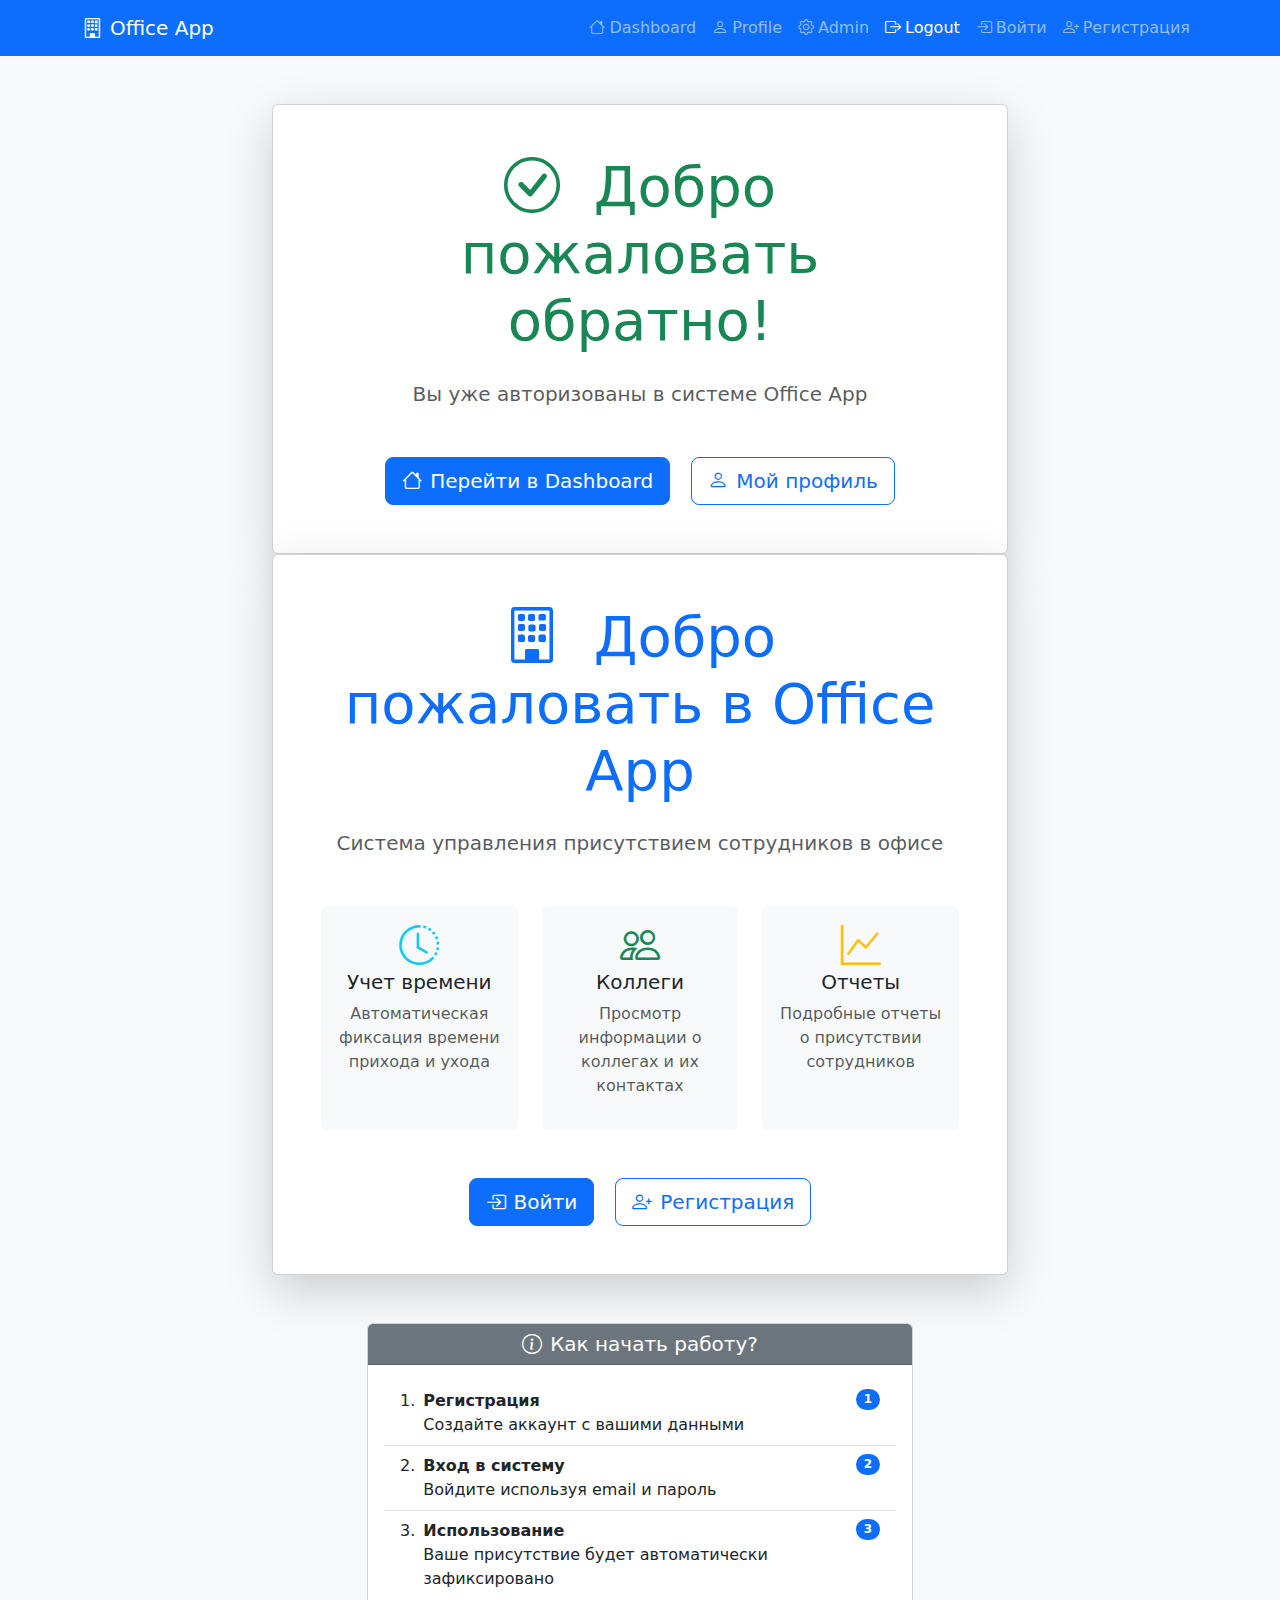
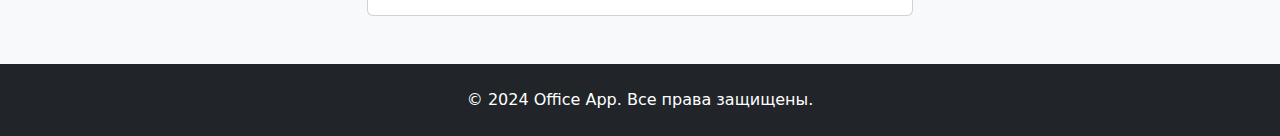
<file: src/main/resources/templates/index.html>
<!DOCTYPE html>
<html xmlns:th="http://www.thymeleaf.org" xmlns:sec="http://www.thymeleaf.org/extras/spring-security">
    <head>
        <meta charset="UTF-8" />
        <meta name="viewport" content="width=device-width, initial-scale=1.0" />
        <title>Office App - Главная</title>
        <link href="https://cdn.jsdelivr.net/npm/bootstrap@5.1.3/dist/css/bootstrap.min.css" rel="stylesheet" />
        <link rel="stylesheet" href="https://cdn.jsdelivr.net/npm/bootstrap-icons@1.8.0/font/bootstrap-icons.css" />
        <link th:href="@{/css/styles.css}" rel="stylesheet" />
    </head>
    <body class="bg-light">
        <nav class="navbar navbar-expand-lg navbar-dark bg-primary">
            <div class="container">
                <a class="navbar-brand" th:href="@{/}"> <i class="bi bi-building me-2"></i>Office App </a>
                <button class="navbar-toggler" type="button" data-bs-toggle="collapse" data-bs-target="#navbarNav">
                    <span class="navbar-toggler-icon"></span>
                </button>
                <div class="collapse navbar-collapse" id="navbarNav">
                    <ul class="navbar-nav ms-auto">
                        <!-- Показываем для авторизованных пользователей -->
                        <li class="nav-item" sec:authorize="isAuthenticated()">
                            <a class="nav-link" th:href="@{/dashboard}"> <i class="bi bi-house me-1"></i>Dashboard </a>
                        </li>
                        <li class="nav-item" sec:authorize="isAuthenticated()">
                            <a class="nav-link" th:href="@{/profile}"> <i class="bi bi-person me-1"></i>Profile </a>
                        </li>
                        <li class="nav-item" sec:authorize="hasRole('ADMIN')">
                            <a class="nav-link" th:href="@{/admin}"> <i class="bi bi-gear me-1"></i>Admin </a>
                        </li>
                        <li class="nav-item" sec:authorize="isAuthenticated()">
                            <form th:action="@{/logout}" method="post" class="d-inline">
                                <button type="submit" class="nav-link btn btn-link text-white"><i class="bi bi-box-arrow-right me-1"></i>Logout</button>
                            </form>
                        </li>

                        <!-- Показываем только для НЕавторизованных пользователей -->
                        <li class="nav-item" sec:authorize="!isAuthenticated()">
                            <a class="nav-link" th:href="@{/login}"> <i class="bi bi-box-arrow-in-right me-1"></i>Войти </a>
                        </li>
                        <li class="nav-item" sec:authorize="!isAuthenticated()">
                            <a class="nav-link" th:href="@{/register}"> <i class="bi bi-person-plus me-1"></i>Регистрация </a>
                        </li>
                    </ul>
                </div>
            </div>
        </nav>

        <div class="container mt-5">
            <!-- Для авторизованных пользователей -->
            <div sec:authorize="isAuthenticated()">
                <div class="row">
                    <div class="col-lg-8 mx-auto text-center">
                        <div class="card shadow-lg">
                            <div class="card-body p-5">
                                <h1 class="display-4 text-success mb-4">
                                    <i class="bi bi-check-circle me-3"></i>
                                    Добро пожаловать обратно!
                                </h1>
                                <p class="lead text-muted mb-4">Вы уже авторизованы в системе Office App</p>

                                <div class="mt-5">
                                    <a th:href="@{/dashboard}" class="btn btn-primary btn-lg me-3"> <i class="bi bi-house me-2"></i>Перейти в Dashboard </a>
                                    <a th:href="@{/profile}" class="btn btn-outline-primary btn-lg"> <i class="bi bi-person me-2"></i>Мой профиль </a>
                                </div>
                            </div>
                        </div>
                    </div>
                </div>
            </div>

            <!-- Для НЕавторизованных пользователей -->
            <div sec:authorize="!isAuthenticated()">
                <div class="row">
                    <div class="col-lg-8 mx-auto text-center">
                        <div class="card shadow-lg">
                            <div class="card-body p-5">
                                <h1 class="display-4 text-primary mb-4">
                                    <i class="bi bi-building me-3"></i>
                                    Добро пожаловать в Office App
                                </h1>
                                <p class="lead text-muted mb-4">Система управления присутствием сотрудников в офисе</p>

                                <div class="row g-4 mt-4">
                                    <div class="col-md-4">
                                        <div class="card h-100 border-0 bg-light">
                                            <div class="card-body text-center">
                                                <i class="bi bi-clock-history display-6 text-info mb-3"></i>
                                                <h5>Учет времени</h5>
                                                <p class="text-muted">Автоматическая фиксация времени прихода и ухода</p>
                                            </div>
                                        </div>
                                    </div>
                                    <div class="col-md-4">
                                        <div class="card h-100 border-0 bg-light">
                                            <div class="card-body text-center">
                                                <i class="bi bi-people display-6 text-success mb-3"></i>
                                                <h5>Коллеги</h5>
                                                <p class="text-muted">Просмотр информации о коллегах и их контактах</p>
                                            </div>
                                        </div>
                                    </div>
                                    <div class="col-md-4">
                                        <div class="card h-100 border-0 bg-light">
                                            <div class="card-body text-center">
                                                <i class="bi bi-graph-up display-6 text-warning mb-3"></i>
                                                <h5>Отчеты</h5>
                                                <p class="text-muted">Подробные отчеты о присутствии сотрудников</p>
                                            </div>
                                        </div>
                                    </div>
                                </div>

                                <div class="mt-5">
                                    <a th:href="@{/login}" class="btn btn-primary btn-lg me-3"> <i class="bi bi-box-arrow-in-right me-2"></i>Войти </a>
                                    <a th:href="@{/register}" class="btn btn-outline-primary btn-lg"> <i class="bi bi-person-plus me-2"></i>Регистрация </a>
                                </div>
                            </div>
                        </div>
                    </div>
                </div>

                <div class="row mt-5">
                    <div class="col-lg-6 mx-auto">
                        <div class="card">
                            <div class="card-header bg-secondary text-white text-center">
                                <h5 class="mb-0"><i class="bi bi-info-circle me-2"></i>Как начать работу?</h5>
                            </div>
                            <div class="card-body">
                                <ol class="list-group list-group-numbered list-group-flush">
                                    <li class="list-group-item d-flex justify-content-between align-items-start">
                                        <div class="ms-2 me-auto">
                                            <div class="fw-bold">Регистрация</div>
                                            Создайте аккаунт с вашими данными
                                        </div>
                                        <span class="badge bg-primary rounded-pill">1</span>
                                    </li>
                                    <li class="list-group-item d-flex justify-content-between align-items-start">
                                        <div class="ms-2 me-auto">
                                            <div class="fw-bold">Вход в систему</div>
                                            Войдите используя email и пароль
                                        </div>
                                        <span class="badge bg-primary rounded-pill">2</span>
                                    </li>
                                    <li class="list-group-item d-flex justify-content-between align-items-start">
                                        <div class="ms-2 me-auto">
                                            <div class="fw-bold">Использование</div>
                                            Ваше присутствие будет автоматически зафиксировано
                                        </div>
                                        <span class="badge bg-primary rounded-pill">3</span>
                                    </li>
                                </ol>
                            </div>
                        </div>
                    </div>
                </div>
            </div>
        </div>

        <footer class="mt-5 py-4 bg-dark text-white">
            <div class="container text-center">
                <p class="mb-0">© <span th:text="${#temporals.year(#temporals.createNow())}">2024</span> Office App. Все права защищены.</p>
            </div>
        </footer>

        <script src="https://cdn.jsdelivr.net/npm/bootstrap@5.1.3/dist/js/bootstrap.bundle.min.js"></script>
    </body>
</html>
</file>
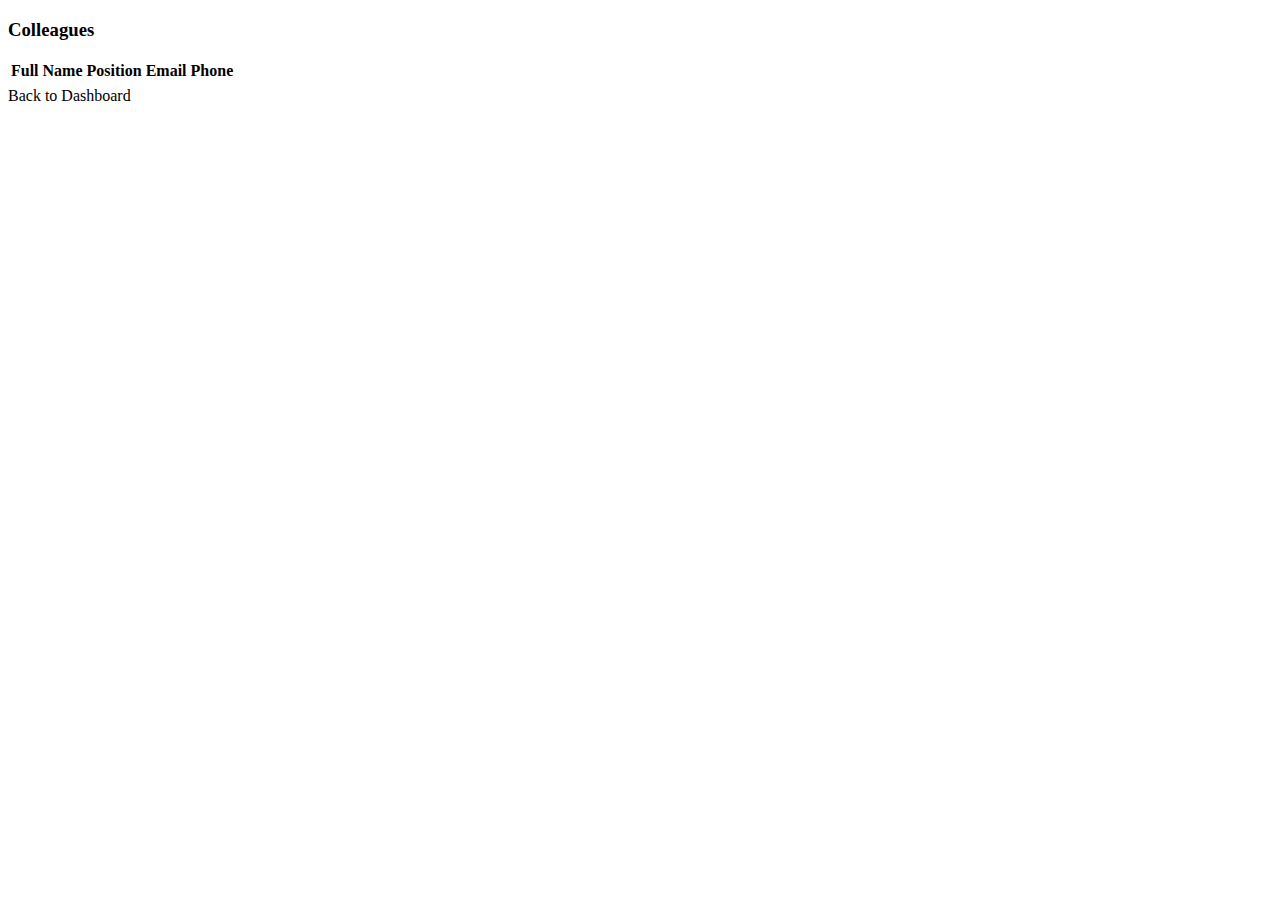
<file: src/main/resources/templates/colleagues.html>
<!DOCTYPE html>
<html xmlns:th="http://www.thymeleaf.org" th:replace="layout :: layout(~{::title}, ~{::section})">

<head>
    <title>Colleagues</title>
</head>

<body>
    <section>
        <div class="card">
            <div class="card-header bg-primary text-white">
                <h3 class="card-title">Colleagues</h3>
            </div>
            <div class="card-body">
                <div class="table-responsive">
                    <table class="table table-striped table-hover">
                        <thead class="table-dark">
                            <tr>
                                <th>Full Name</th>
                                <th>Position</th>
                                <th>Email</th>
                                <th>Phone</th>
                            </tr>
                        </thead>
                        <tbody>
                            <tr th:each="colleague : ${userService.getAllUsers()}">
                                <td th:text="${colleague.fullName}"></td>
                                <td th:text="${colleague.position}"></td>
                                <td th:text="${colleague.email}"></td>
                                <td th:text="${colleague.phoneNumber}"></td>
                            </tr>
                        </tbody>
                    </table>
                </div>
                <a th:href="@{/dashboard}" class="btn btn-secondary">Back to Dashboard</a>
            </div>
        </div>
    </section>
</body>

</html>
</file>
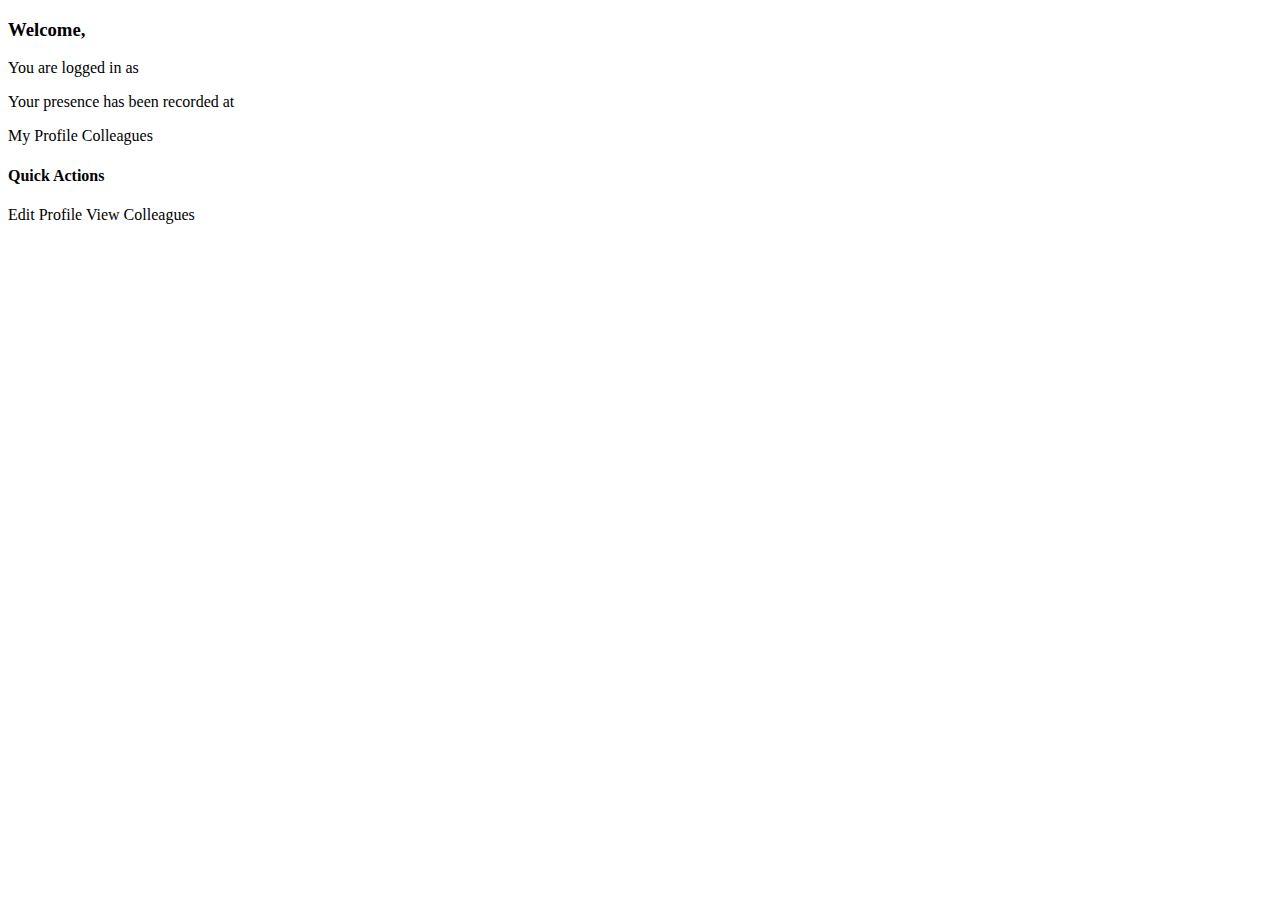
<file: src/main/resources/templates/dashboard.html>
<!DOCTYPE html>
<html xmlns:th="http://www.thymeleaf.org" th:replace="layout :: layout(~{::title}, ~{::section})">

<head>
    <title>Dashboard</title>
</head>

<body>
    <section>
        <div class="row">
            <div class="col-md-8">
                <div class="card mb-4">
                    <div class="card-header bg-primary text-white">
                        <h3 class="card-title">Welcome, <span th:text="${user.fullName}"></span></h3>
                    </div>
                    <div class="card-body">
                        <p>You are logged in as <span th:text="${user.position}"></span></p>
                        <p>Your presence has been recorded at <span
                                th:text="${#temporals.format(LocalDateTime.now(), 'HH:mm:ss')}"></span></p>

                        <div class="mt-4">
                            <a th:href="@{/profile}" class="btn btn-primary me-2">
                                <i class="bi bi-person"></i> My Profile
                            </a>
                            <a th:href="@{/colleagues}" class="btn btn-info">
                                <i class="bi bi-people"></i> Colleagues
                            </a>
                        </div>
                    </div>
                </div>
            </div>

            <div class="col-md-4">
                <div class="card">
                    <div class="card-header bg-secondary text-white">
                        <h4 class="card-title">Quick Actions</h4>
                    </div>
                    <div class="card-body">
                        <div class="d-grid gap-2">
                            <a th:href="@{/profile}" class="btn btn-outline-primary">
                                <i class="bi bi-pencil"></i> Edit Profile
                            </a>
                            <a th:href="@{/colleagues}" class="btn btn-outline-info">
                                <i class="bi bi-people"></i> View Colleagues
                            </a>
                        </div>
                    </div>
                </div>
            </div>
        </div>
    </section>
</body>

</html>
</file>
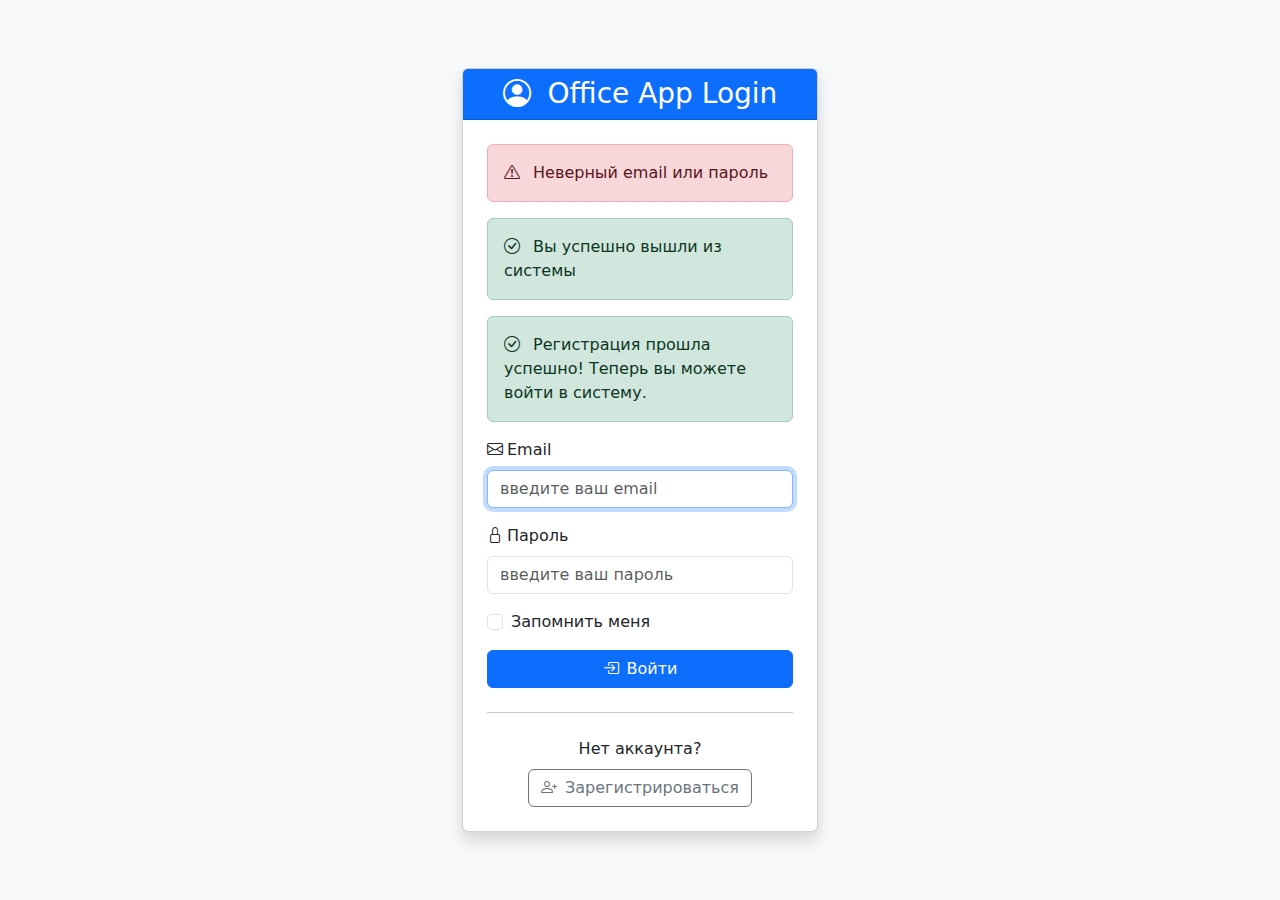
<file: src/main/resources/templates/login.html>
<!DOCTYPE html>
<html xmlns:th="http://www.thymeleaf.org">
    <head>
        <meta charset="UTF-8" />
        <meta name="viewport" content="width=device-width, initial-scale=1.0" />
        <title>Login - Office App</title>
        <link href="https://cdn.jsdelivr.net/npm/bootstrap@5.1.3/dist/css/bootstrap.min.css" rel="stylesheet" />
        <link rel="stylesheet" href="https://cdn.jsdelivr.net/npm/bootstrap-icons@1.8.0/font/bootstrap-icons.css" />
        <link th:href="@{/css/styles.css}" rel="stylesheet" />
    </head>
    <body class="bg-light">
        <div class="container">
            <div class="row justify-content-center min-vh-100 align-items-center">
                <div class="col-md-6 col-lg-4">
                    <div class="card shadow">
                        <div class="card-header bg-primary text-white text-center">
                            <h3 class="mb-0">
                                <i class="bi bi-person-circle me-2"></i>
                                Office App Login
                            </h3>
                        </div>
                        <div class="card-body p-4">
                            <!-- Сообщения об ошибках и успехе -->
                            <div th:if="${param.error}" class="alert alert-danger">
                                <i class="bi bi-exclamation-triangle me-2"></i>
                                Неверный email или пароль
                            </div>

                            <div th:if="${param.logout}" class="alert alert-success">
                                <i class="bi bi-check-circle me-2"></i>
                                Вы успешно вышли из системы
                            </div>

                            <div th:if="${param.registered}" class="alert alert-success">
                                <i class="bi bi-check-circle me-2"></i>
                                Регистрация прошла успешно! Теперь вы можете войти в систему.
                            </div>

                            <!-- Форма логина -->
                            <form th:action="@{/login}" method="post">
                                <div class="mb-3">
                                    <label for="username" class="form-label"> <i class="bi bi-envelope me-1"></i>Email </label>
                                    <input type="email" class="form-control" id="username" name="username" placeholder="введите ваш email" required autofocus />
                                </div>

                                <div class="mb-3">
                                    <label for="password" class="form-label"> <i class="bi bi-lock me-1"></i>Пароль </label>
                                    <input type="password" class="form-control" id="password" name="password" placeholder="введите ваш пароль" required />
                                </div>

                                <div class="mb-3 form-check">
                                    <input type="checkbox" class="form-check-input" id="remember-me" name="remember-me" />
                                    <label class="form-check-label" for="remember-me"> Запомнить меня </label>
                                </div>

                                <div class="d-grid gap-2">
                                    <button type="submit" class="btn btn-primary"><i class="bi bi-box-arrow-in-right me-2"></i>Войти</button>
                                </div>
                            </form>

                            <hr class="my-4" />

                            <div class="text-center">
                                <p class="mb-2">Нет аккаунта?</p>
                                <a th:href="@{/register}" class="btn btn-outline-secondary"> <i class="bi bi-person-plus me-2"></i>Зарегистрироваться </a>
                            </div>
                        </div>
                    </div>
                </div>
            </div>
        </div>
        <script src="https://cdn.jsdelivr.net/npm/bootstrap@5.1.3/dist/js/bootstrap.bundle.min.js"></script>
    </body>
</html>
</file>
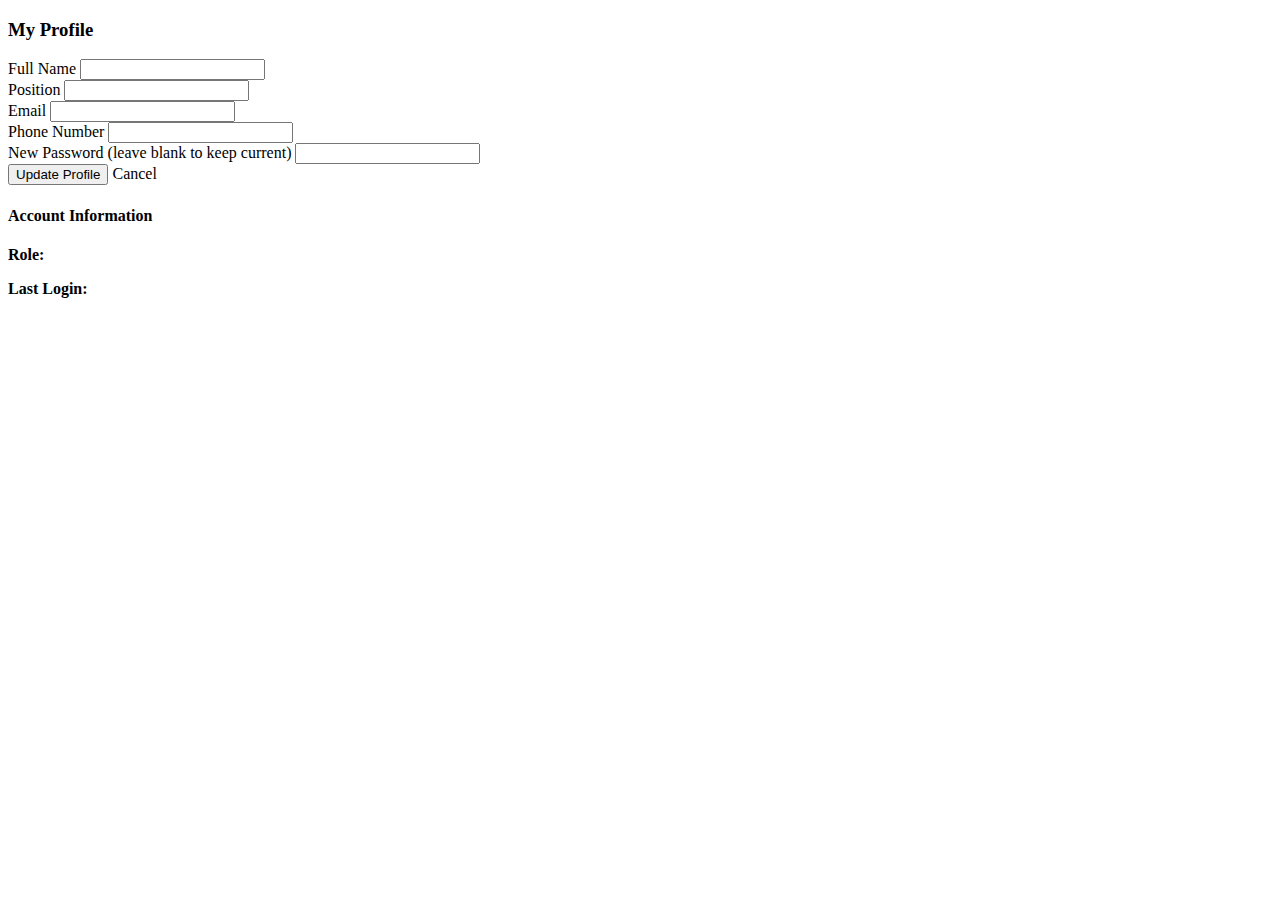
<file: src/main/resources/templates/profile.html>
<!DOCTYPE html>
<html xmlns:th="http://www.thymeleaf.org" th:replace="layout :: layout(~{::title}, ~{::section})">

<head>
    <title>My Profile</title>
</head>

<body>
    <section>
        <div class="row">
            <div class="col-md-8">
                <div class="card mb-4">
                    <div class="card-header bg-primary text-white">
                        <h3 class="card-title">My Profile</h3>
                    </div>
                    <div class="card-body">
                        <form th:action="@{/profile}" th:object="${user}" method="post">
                            <div class="mb-3">
                                <label for="fullName" class="form-label">Full Name</label>
                                <input type="text" class="form-control" id="fullName" th:field="*{fullName}" required>
                                <div th:if="${#fields.hasErrors('fullName')}" class="text-danger"
                                    th:errors="*{fullName}"></div>
                            </div>
                            <div class="mb-3">
                                <label for="position" class="form-label">Position</label>
                                <input type="text" class="form-control" id="position" th:field="*{position}" required>
                                <div th:if="${#fields.hasErrors('position')}" class="text-danger"
                                    th:errors="*{position}"></div>
                            </div>
                            <div class="mb-3">
                                <label for="email" class="form-label">Email</label>
                                <input type="email" class="form-control" id="email" th:field="*{email}" readonly>
                            </div>
                            <div class="mb-3">
                                <label for="phoneNumber" class="form-label">Phone Number</label>
                                <input type="tel" class="form-control" id="phoneNumber" th:field="*{phoneNumber}"
                                    required>
                                <div th:if="${#fields.hasErrors('phoneNumber')}" class="text-danger"
                                    th:errors="*{phoneNumber}"></div>
                            </div>
                            <div class="mb-3">
                                <label for="password" class="form-label">New Password (leave blank to keep
                                    current)</label>
                                <input type="password" class="form-control" id="password" th:field="*{password}">
                                <div th:if="${#fields.hasErrors('password')}" class="text-danger"
                                    th:errors="*{password}"></div>
                            </div>
                            <button type="submit" class="btn btn-primary">Update Profile</button>
                            <a th:href="@{/dashboard}" class="btn btn-secondary ms-2">Cancel</a>
                        </form>
                    </div>
                </div>
            </div>

            <div class="col-md-4">
                <div class="card">
                    <div class="card-header bg-secondary text-white">
                        <h4 class="card-title">Account Information</h4>
                    </div>
                    <div class="card-body">
                        <p><strong>Role:</strong> <span th:text="${user.role}"></span></p>
                        <p><strong>Last Login:</strong> <span
                                th:text="${#temporals.format(LocalDateTime.now(), 'yyyy-MM-dd HH:mm')}"></span></p>
                    </div>
                </div>
            </div>
        </div>
    </section>
</body>

</html>
</file>
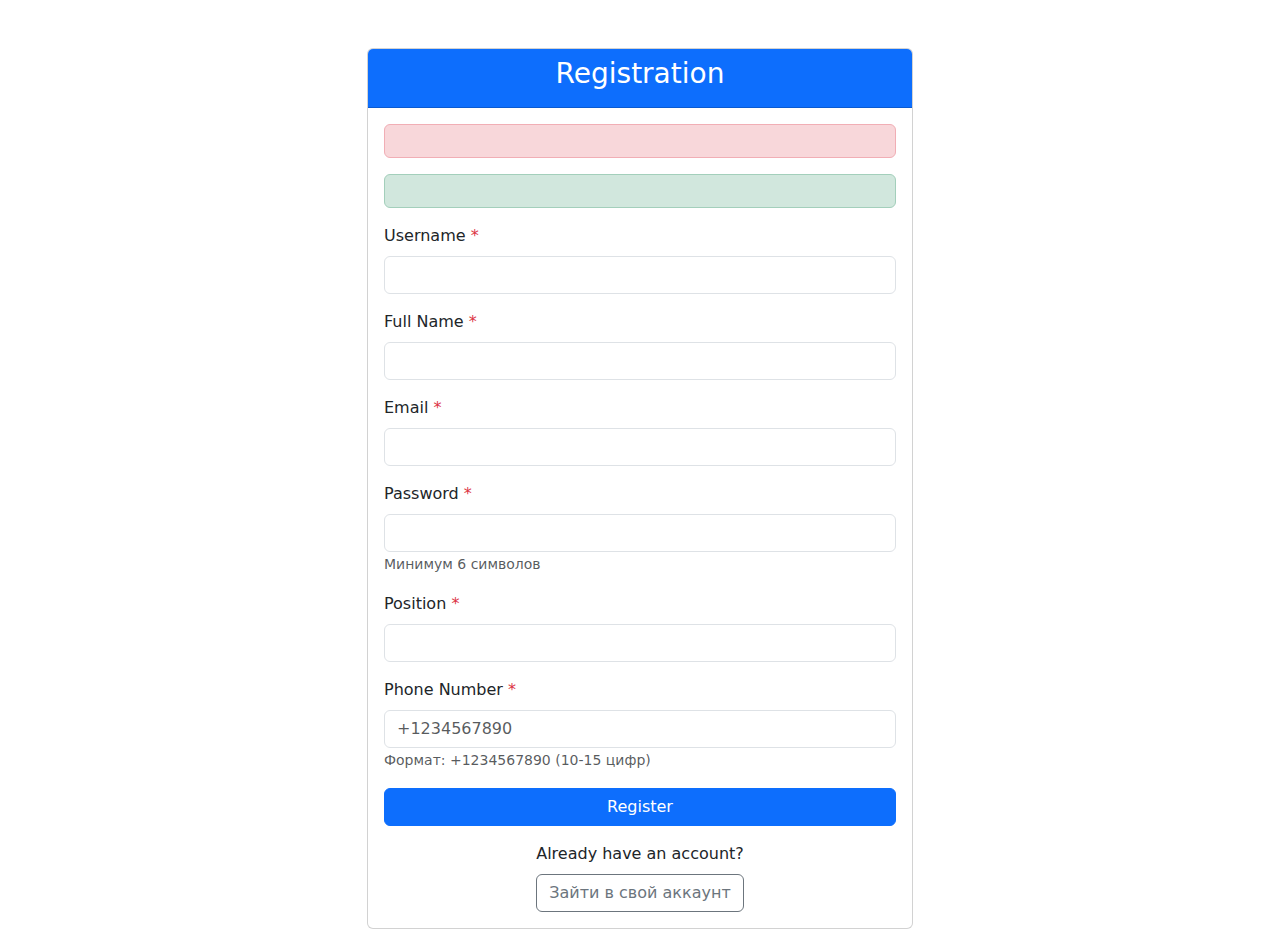
<file: src/main/resources/templates/register.html>
<!DOCTYPE html>
<html xmlns:th="http://www.thymeleaf.org">
    <head>
        <meta charset="UTF-8" />
        <meta name="viewport" content="width=device-width, initial-scale=1.0" />
        <title>Registration</title>
        <link th:href="@{/css/styles.css}" rel="stylesheet" />
        <link href="https://cdn.jsdelivr.net/npm/bootstrap@5.1.3/dist/css/bootstrap.min.css" rel="stylesheet" />
    </head>

    <body>
        <div class="container mt-5">
            <div class="row justify-content-center">
                <div class="col-md-6">
                    <div class="card">
                        <div class="card-header bg-primary text-white">
                            <h3 class="text-center">Registration</h3>
                        </div>
                        <div class="card-body">
                            <!-- Общие ошибки -->
                            <div th:if="${error}" class="alert alert-danger" th:text="${error}"></div>

                            <!-- Сообщение об успехе -->
                            <div th:if="${success}" class="alert alert-success" th:text="${success}"></div>

                            <form th:action="@{/register}" th:object="${user}" method="post">
                                <div class="mb-3">
                                    <label for="username" class="form-label">Username <span class="text-danger">*</span></label>
                                    <input type="text" class="form-control" th:classappend="${#fields.hasErrors('username')} ? 'is-invalid' : ''" id="username" th:field="*{username}" required />
                                    <div th:if="${#fields.hasErrors('username')}" class="invalid-feedback">
                                        <div th:each="error : ${#fields.errors('username')}" th:text="${error}"></div>
                                    </div>
                                </div>

                                <div class="mb-3">
                                    <label for="fullName" class="form-label">Full Name <span class="text-danger">*</span></label>
                                    <input type="text" class="form-control" th:classappend="${#fields.hasErrors('fullName')} ? 'is-invalid' : ''" id="fullName" th:field="*{fullName}" required />
                                    <div th:if="${#fields.hasErrors('fullName')}" class="invalid-feedback">
                                        <div th:each="error : ${#fields.errors('fullName')}" th:text="${error}"></div>
                                    </div>
                                </div>

                                <div class="mb-3">
                                    <label for="email" class="form-label">Email <span class="text-danger">*</span></label>
                                    <input type="email" class="form-control" th:classappend="${#fields.hasErrors('email')} ? 'is-invalid' : ''" id="email" th:field="*{email}" required />
                                    <div th:if="${#fields.hasErrors('email')}" class="invalid-feedback">
                                        <div th:each="error : ${#fields.errors('email')}" th:text="${error}"></div>
                                    </div>
                                </div>

                                <div class="mb-3">
                                    <label for="password" class="form-label">Password <span class="text-danger">*</span></label>
                                    <input type="password" class="form-control" th:classappend="${#fields.hasErrors('password')} ? 'is-invalid' : ''" id="password" th:field="*{password}" minlength="6" required />
                                    <div th:if="${#fields.hasErrors('password')}" class="invalid-feedback">
                                        <div th:each="error : ${#fields.errors('password')}" th:text="${error}"></div>
                                    </div>
                                    <small class="form-text text-muted">Минимум 6 символов</small>
                                </div>

                                <div class="mb-3">
                                    <label for="position" class="form-label">Position <span class="text-danger">*</span></label>
                                    <input type="text" class="form-control" th:classappend="${#fields.hasErrors('position')} ? 'is-invalid' : ''" id="position" th:field="*{position}" required />
                                    <div th:if="${#fields.hasErrors('position')}" class="invalid-feedback">
                                        <div th:each="error : ${#fields.errors('position')}" th:text="${error}"></div>
                                    </div>
                                </div>

                                <div class="mb-3">
                                    <label for="phoneNumber" class="form-label">Phone Number <span class="text-danger">*</span></label>
                                    <input type="tel" class="form-control" th:classappend="${#fields.hasErrors('phoneNumber')} ? 'is-invalid' : ''" id="phoneNumber" th:field="*{phoneNumber}" placeholder="+1234567890" required />
                                    <div th:if="${#fields.hasErrors('phoneNumber')}" class="invalid-feedback">
                                        <div th:each="error : ${#fields.errors('phoneNumber')}" th:text="${error}"></div>
                                    </div>
                                    <small class="form-text text-muted">Формат: +1234567890 (10-15 цифр)</small>
                                </div>

                                <button type="submit" class="btn btn-primary w-100">Register</button>
                            </form>

                            <div class="mt-3 text-center">
                                <p class="mb-2">Already have an account?</p>
                                <a th:href="@{/login}" class="btn btn-outline-secondary"> Зайти в свой аккаунт </a>
                            </div>
                        </div>
                    </div>
                </div>
            </div>
        </div>

        <script src="https://cdn.jsdelivr.net/npm/bootstrap@5.1.3/dist/js/bootstrap.bundle.min.js"></script>
    </body>
</html>
</file>
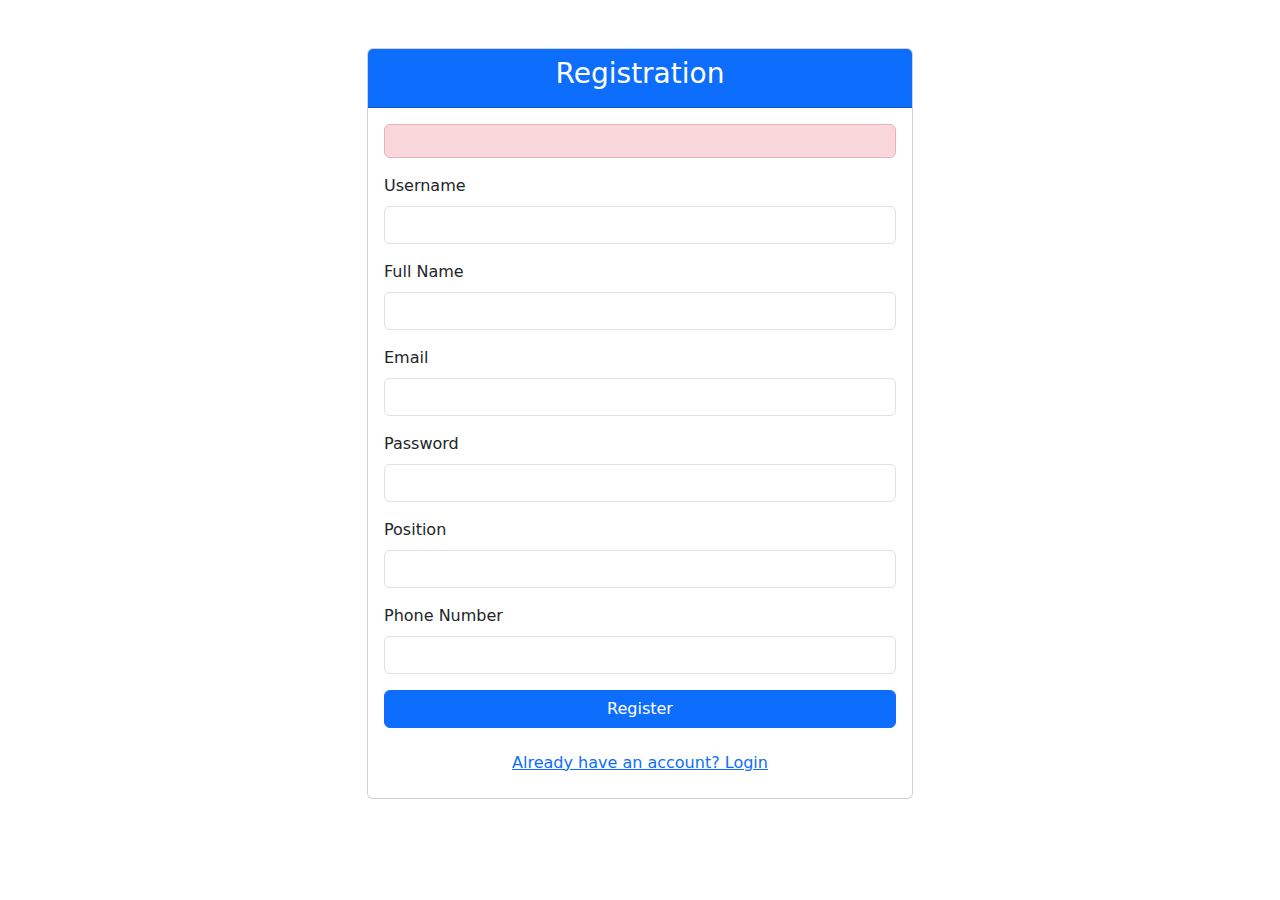
<file: src/main/resources/templates/registration.html>
<!DOCTYPE html>
<html xmlns:th="http://www.thymeleaf.org">

<head>
    <title>Registration</title>
    <link th:href="@{/css/styles.css}" rel="stylesheet">
    <link href="https://cdn.jsdelivr.net/npm/bootstrap@5.1.3/dist/css/bootstrap.min.css" rel="stylesheet">
</head>

<body>
    <div class="container mt-5">
        <div class="row justify-content-center">
            <div class="col-md-6">
                <div class="card">
                    <div class="card-header bg-primary text-white">
                        <h3 class="text-center">Registration</h3>
                    </div>
                    <div class="card-body">
                        <form th:action="@{/registration}" th:object="${user}" method="post">
                            <div th:if="${error}" class="alert alert-danger" th:text="${error}"></div>

                            <div class="mb-3">
                                <label for="username" class="form-label">Username</label>
                                <input type="text" class="form-control" id="username" th:field="*{username}" required>
                                <div th:if="${usernameError}" class="text-danger" th:text="${usernameError}"></div>
                            </div>

                            <div class="mb-3">
                                <label for="fullName" class="form-label">Full Name</label>
                                <input type="text" class="form-control" id="fullName" th:field="*{fullName}" required>
                            </div>

                            <div class="mb-3">
                                <label for="email" class="form-label">Email</label>
                                <input type="email" class="form-control" id="email" th:field="*{email}" required>
                                <div th:if="${emailError}" class="text-danger" th:text="${emailError}"></div>
                            </div>

                            <div class="mb-3">
                                <label for="password" class="form-label">Password</label>
                                <input type="password" class="form-control" id="password" th:field="*{password}"
                                    required>
                            </div>

                            <div class="mb-3">
                                <label for="position" class="form-label">Position</label>
                                <input type="text" class="form-control" id="position" th:field="*{position}" required>
                            </div>

                            <div class="mb-3">
                                <label for="phoneNumber" class="form-label">Phone Number</label>
                                <input type="tel" class="form-control" id="phoneNumber" th:field="*{phoneNumber}"
                                    required>
                            </div>

                            <button type="submit" class="btn btn-primary w-100">Register</button>
                        </form>
                        <div class="mt-3 text-center">
                            <a th:href="@{/login}" class="btn btn-link">Already have an account? Login</a>
                        </div>
                    </div>
                </div>
            </div>
        </div>
    </div>
</body>

</html>
</file>
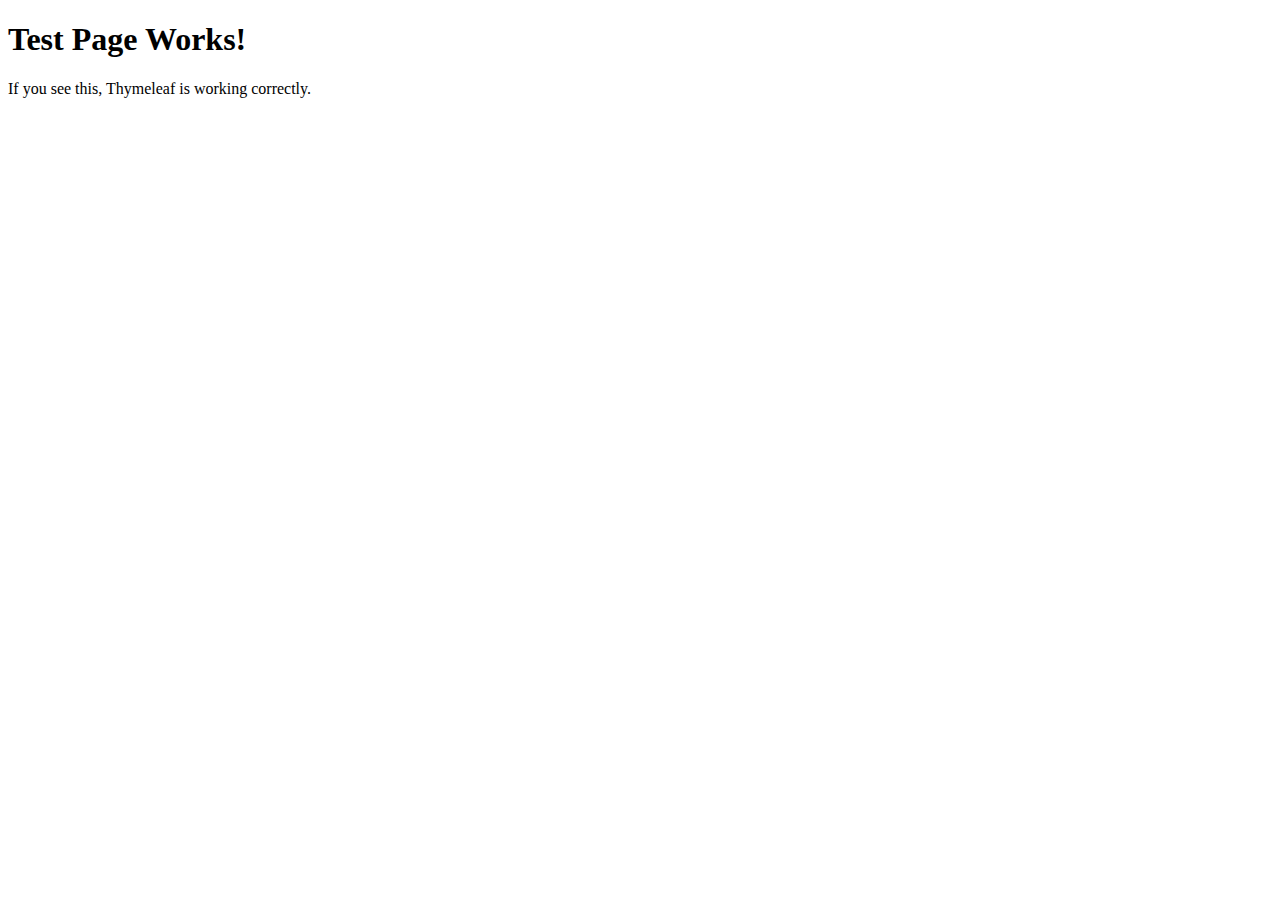
<file: src/main/resources/templates/test.html>
<!DOCTYPE html>
<html xmlns:th="http://www.thymeleaf.org">

<head>
    <title>Test Page</title>
</head>

<body>
    <h1>Test Page Works!</h1>
    <p>If you see this, Thymeleaf is working correctly.</p>
</body>

</html>
</file>
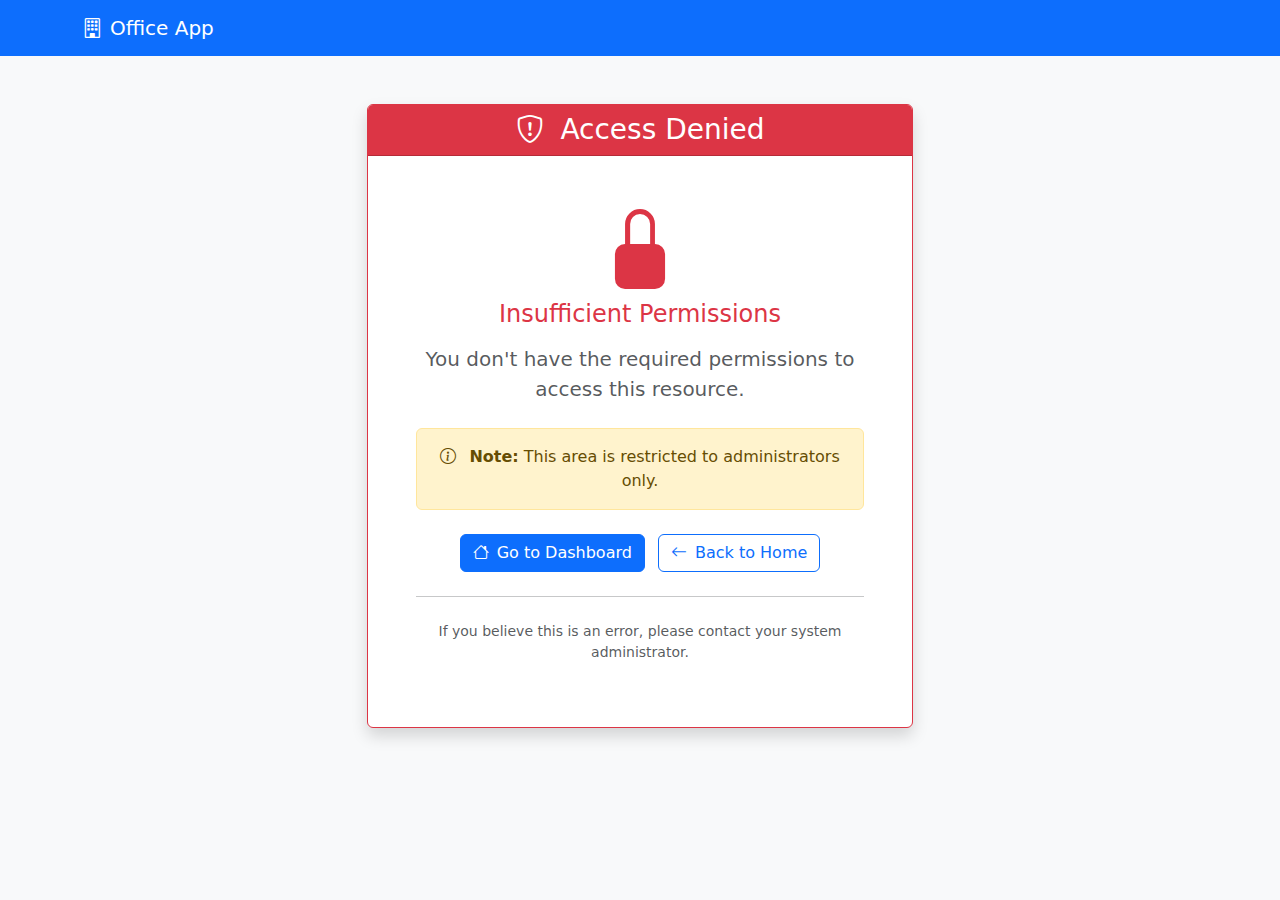
<file: src/main/resources/templates/admin/access-denied.html>
<!DOCTYPE html>
<html xmlns:th="http://www.thymeleaf.org">
    <head>
        <meta charset="UTF-8" />
        <meta name="viewport" content="width=device-width, initial-scale=1.0" />
        <title>Access Denied - Office App</title>
        <link href="https://cdn.jsdelivr.net/npm/bootstrap@5.1.3/dist/css/bootstrap.min.css" rel="stylesheet" />
        <link rel="stylesheet" href="https://cdn.jsdelivr.net/npm/bootstrap-icons@1.8.0/font/bootstrap-icons.css" />
        <link th:href="@{/css/styles.css}" rel="stylesheet" />
    </head>
    <body class="bg-light">
        <nav class="navbar navbar-expand-lg navbar-dark bg-primary">
            <div class="container">
                <a class="navbar-brand" th:href="@{/}"> <i class="bi bi-building me-2"></i>Office App </a>
            </div>
        </nav>

        <div class="container mt-5">
            <div class="row justify-content-center">
                <div class="col-md-6">
                    <div class="card shadow border-danger">
                        <div class="card-header bg-danger text-white text-center">
                            <h3 class="mb-0">
                                <i class="bi bi-shield-exclamation me-2"></i>
                                Access Denied
                            </h3>
                        </div>
                        <div class="card-body text-center p-5">
                            <i class="bi bi-lock-fill display-1 text-danger mb-4"></i>

                            <h4 class="text-danger mb-3">Insufficient Permissions</h4>

                            <p class="lead text-muted mb-4">You don't have the required permissions to access this resource.</p>

                            <div class="alert alert-warning" role="alert">
                                <i class="bi bi-info-circle me-2"></i>
                                <strong>Note:</strong> This area is restricted to administrators only.
                            </div>

                            <div class="mt-4">
                                <a th:href="@{/dashboard}" class="btn btn-primary me-2"> <i class="bi bi-house me-2"></i>Go to Dashboard </a>
                                <a th:href="@{/}" class="btn btn-outline-primary"> <i class="bi bi-arrow-left me-2"></i>Back to Home </a>
                            </div>

                            <hr class="my-4" />

                            <p class="text-muted small">If you believe this is an error, please contact your system administrator.</p>
                        </div>
                    </div>
                </div>
            </div>
        </div>

        <script src="https://cdn.jsdelivr.net/npm/bootstrap@5.1.3/dist/js/bootstrap.bundle.min.js"></script>
    </body>
</html>
</file>
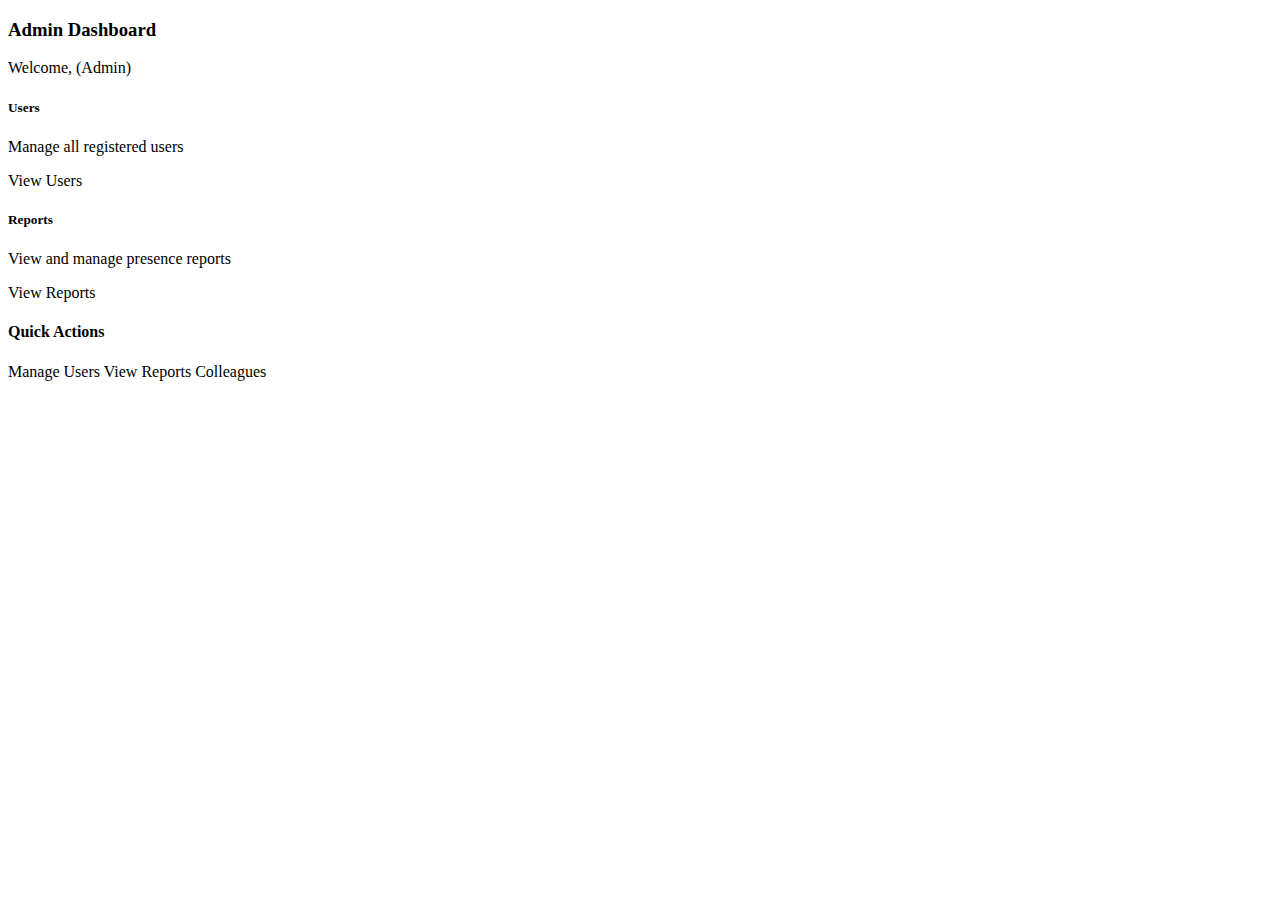
<file: src/main/resources/templates/admin/dashboard.html>
<!DOCTYPE html>
<html xmlns:th="http://www.thymeleaf.org" th:replace="layout :: layout(~{::title}, ~{::section})">

<head>
    <title>Admin Dashboard</title>
</head>

<body>
    <section>
        <div class="row">
            <div class="col-md-8">
                <div class="card mb-4">
                    <div class="card-header bg-primary text-white">
                        <h3 class="card-title">Admin Dashboard</h3>
                    </div>
                    <div class="card-body">
                        <p>Welcome, <span th:text="${admin.fullName}"></span> (Admin)</p>

                        <div class="row mt-4">
                            <div class="col-md-6 mb-3">
                                <div class="card h-100">
                                    <div class="card-header bg-info text-white">
                                        <h5 class="card-title">Users</h5>
                                    </div>
                                    <div class="card-body">
                                        <p>Manage all registered users</p>
                                        <a th:href="@{/admin/users}" class="btn btn-outline-info">
                                            <i class="bi bi-people"></i> View Users
                                        </a>
                                    </div>
                                </div>
                            </div>

                            <div class="col-md-6 mb-3">
                                <div class="card h-100">
                                    <div class="card-header bg-info text-white">
                                        <h5 class="card-title">Reports</h5>
                                    </div>
                                    <div class="card-body">
                                        <p>View and manage presence reports</p>
                                        <a th:href="@{/admin/reports}" class="btn btn-outline-info">
                                            <i class="bi bi-clipboard-data"></i> View Reports
                                        </a>
                                    </div>
                                </div>
                            </div>
                        </div>
                    </div>
                </div>
            </div>

            <div class="col-md-4">
                <div class="card">
                    <div class="card-header bg-secondary text-white">
                        <h4 class="card-title">Quick Actions</h4>
                    </div>
                    <div class="card-body">
                        <div class="d-grid gap-2">
                            <a th:href="@{/admin/users}" class="btn btn-outline-primary">
                                <i class="bi bi-people"></i> Manage Users
                            </a>
                            <a th:href="@{/admin/reports}" class="btn btn-outline-primary">
                                <i class="bi bi-clipboard-data"></i> View Reports
                            </a>
                            <a th:href="@{/colleagues}" class="btn btn-outline-info">
                                <i class="bi bi-people"></i> Colleagues
                            </a>
                        </div>
                    </div>
                </div>
            </div>
        </div>
    </section>
</body>

</html>
</file>
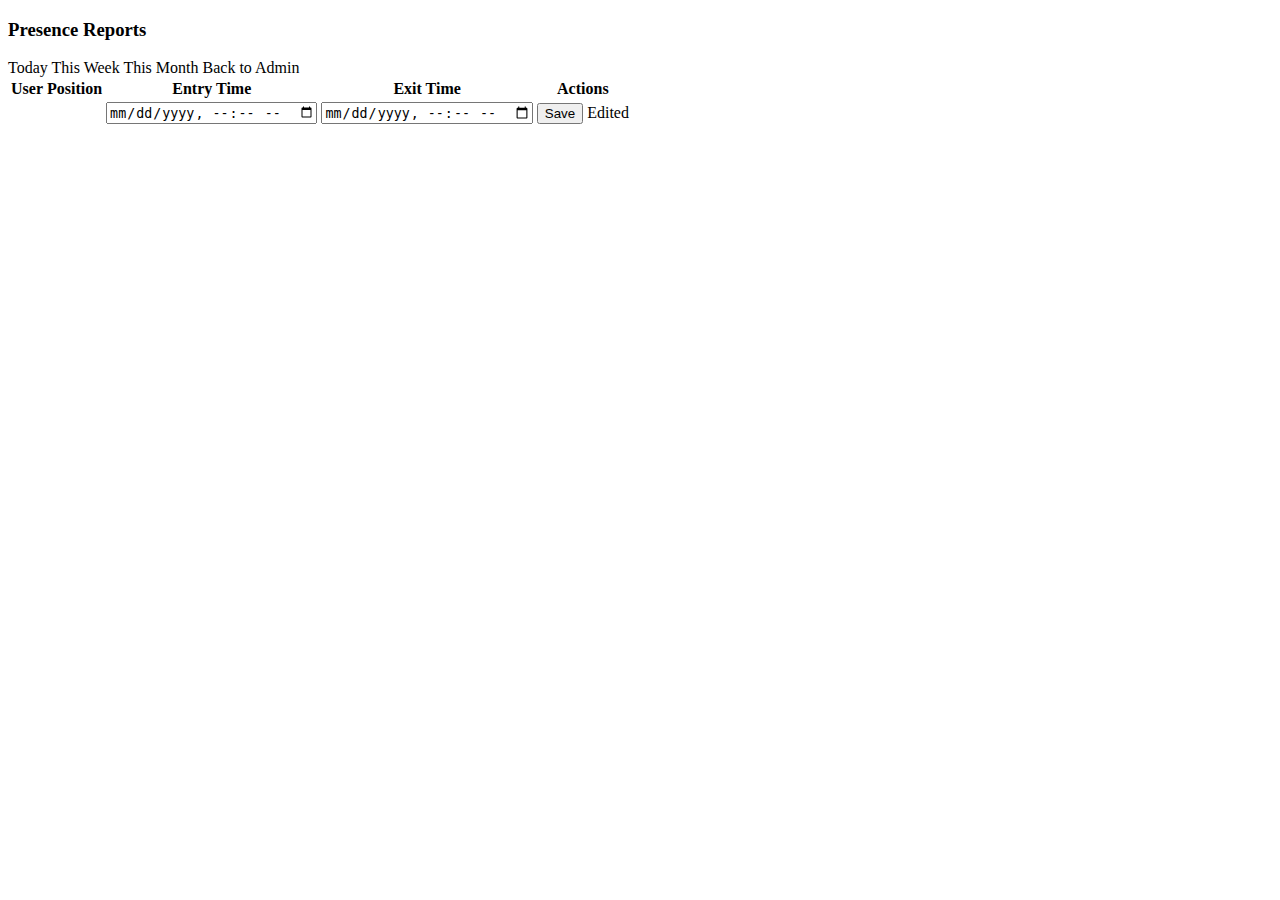
<file: src/main/resources/templates/admin/reports.html>
<!DOCTYPE html>
<html xmlns:th="http://www.thymeleaf.org" th:replace="layout :: layout(~{::title}, ~{::section})">

<head>
    <title>Presence Reports</title>
</head>

<body>
    <section>
        <div class="card mb-4">
            <div class="card-header bg-primary text-white">
                <div class="d-flex justify-content-between align-items-center">
                    <h3 class="card-title">Presence Reports</h3>
                    <div>
                        <a th:href="@{/admin/reports?period=day}" class="btn btn-sm"
                            th:classappend="${period == 'day'} ? 'btn-light' : 'btn-outline-light'">Today</a>
                        <a th:href="@{/admin/reports?period=week}" class="btn btn-sm"
                            th:classappend="${period == 'week'} ? 'btn-light' : 'btn-outline-light'">This Week</a>
                        <a th:href="@{/admin/reports?period=month}" class="btn btn-sm"
                            th:classappend="${period == 'month'} ? 'btn-light' : 'btn-outline-light'">This Month</a>
                        <a th:href="@{/admin}" class="btn btn-light btn-sm ms-2">
                            <i class="bi bi-arrow-left"></i> Back to Admin
                        </a>
                    </div>
                </div>
            </div>
            <div class="card-body">
                <div class="table-responsive">
                    <table class="table table-striped table-hover">
                        <thead class="table-dark">
                            <tr>
                                <th>User</th>
                                <th>Position</th>
                                <th>Entry Time</th>
                                <th>Exit Time</th>
                                <th>Actions</th>
                            </tr>
                        </thead>
                        <tbody>
                            <tr th:each="record : ${records}">
                                <td th:text="${record.user.fullName}"></td>
                                <td th:text="${record.user.position}"></td>
                                <td>
                                    <input type="datetime-local" class="form-control form-control-sm"
                                        th:value="${#temporals.format(record.entryTime, 'yyyy-MM-dd\'T\'HH:mm')}">
                                </td>
                                <td>
                                    <input type="datetime-local" class="form-control form-control-sm"
                                        th:value="${record.exitTime != null} ? ${#temporals.format(record.exitTime, 'yyyy-MM-dd\'T\'HH:mm')} : ''">
                                </td>
                                <td>
                                    <button class="btn btn-sm btn-outline-primary"
                                        th:onclick="'updateRecord(' + ${record.id} + ', this)'">
                                        <i class="bi bi-save"></i> Save
                                    </button>
                                    <span th:if="${record.manuallyEdited}" class="badge bg-warning ms-2">Edited</span>
                                </td>
                            </tr>
                        </tbody>
                    </table>
                </div>
            </div>
        </div>
    </section>

    <script th:inline="javascript">
        function updateRecord(id, button) {
            const row = button.closest('tr');
            const entryTime = row.querySelector('td:nth-child(3) input').value;
            const exitTime = row.querySelector('td:nth-child(4) input').value;

            const formData = new FormData();
            formData.append('entryTime', entryTime);
            if (exitTime) formData.append('exitTime', exitTime);

            fetch('/admin/reports/update/' + id, {
                method: 'POST',
                body: new URLSearchParams(formData)
            }).then(response => {
                if (response.ok) {
                    window.location.reload();
                }
            });
        }
    </script>
</body>

</html>
</file>
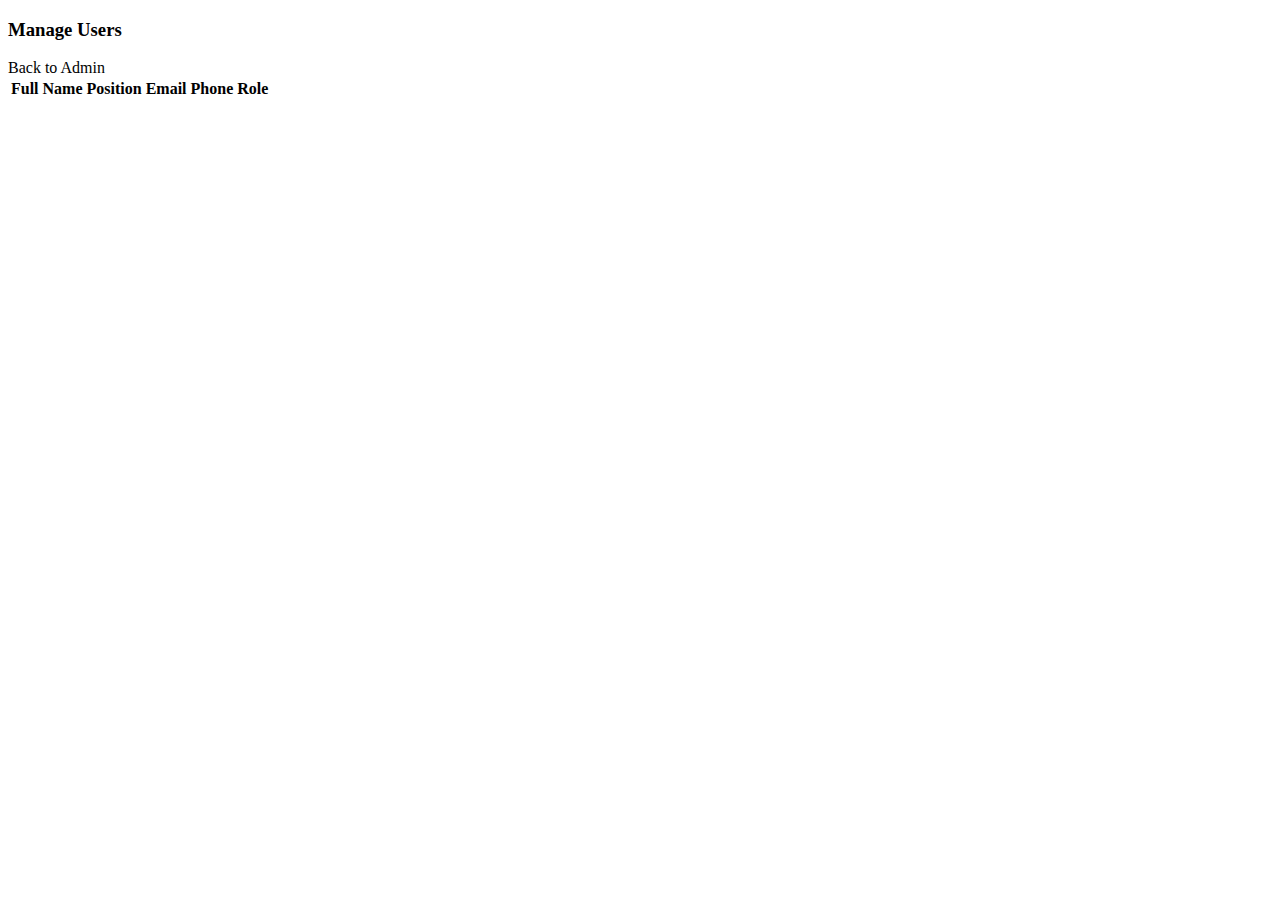
<file: src/main/resources/templates/admin/users.html>
<!DOCTYPE html>
<html xmlns:th="http://www.thymeleaf.org" th:replace="layout :: layout(~{::title}, ~{::section})">

<head>
    <title>Manage Users</title>
</head>

<body>
    <section>
        <div class="card mb-4">
            <div class="card-header bg-primary text-white">
                <div class="d-flex justify-content-between align-items-center">
                    <h3 class="card-title">Manage Users</h3>
                    <a th:href="@{/admin}" class="btn btn-light btn-sm">
                        <i class="bi bi-arrow-left"></i> Back to Admin
                    </a>
                </div>
            </div>
            <div class="card-body">
                <div class="table-responsive">
                    <table class="table table-striped table-hover">
                        <thead class="table-dark">
                            <tr>
                                <th>Full Name</th>
                                <th>Position</th>
                                <th>Email</th>
                                <th>Phone</th>
                                <th>Role</th>
                            </tr>
                        </thead>
                        <tbody>
                            <tr th:each="user : ${users}">
                                <td th:text="${user.fullName}"></td>
                                <td th:text="${user.position}"></td>
                                <td th:text="${user.email}"></td>
                                <td th:text="${user.phoneNumber}"></td>
                                <td th:text="${user.role}"></td>
                            </tr>
                        </tbody>
                    </table>
                </div>
            </div>
        </div>
    </section>
</body>

</html>
</file>
